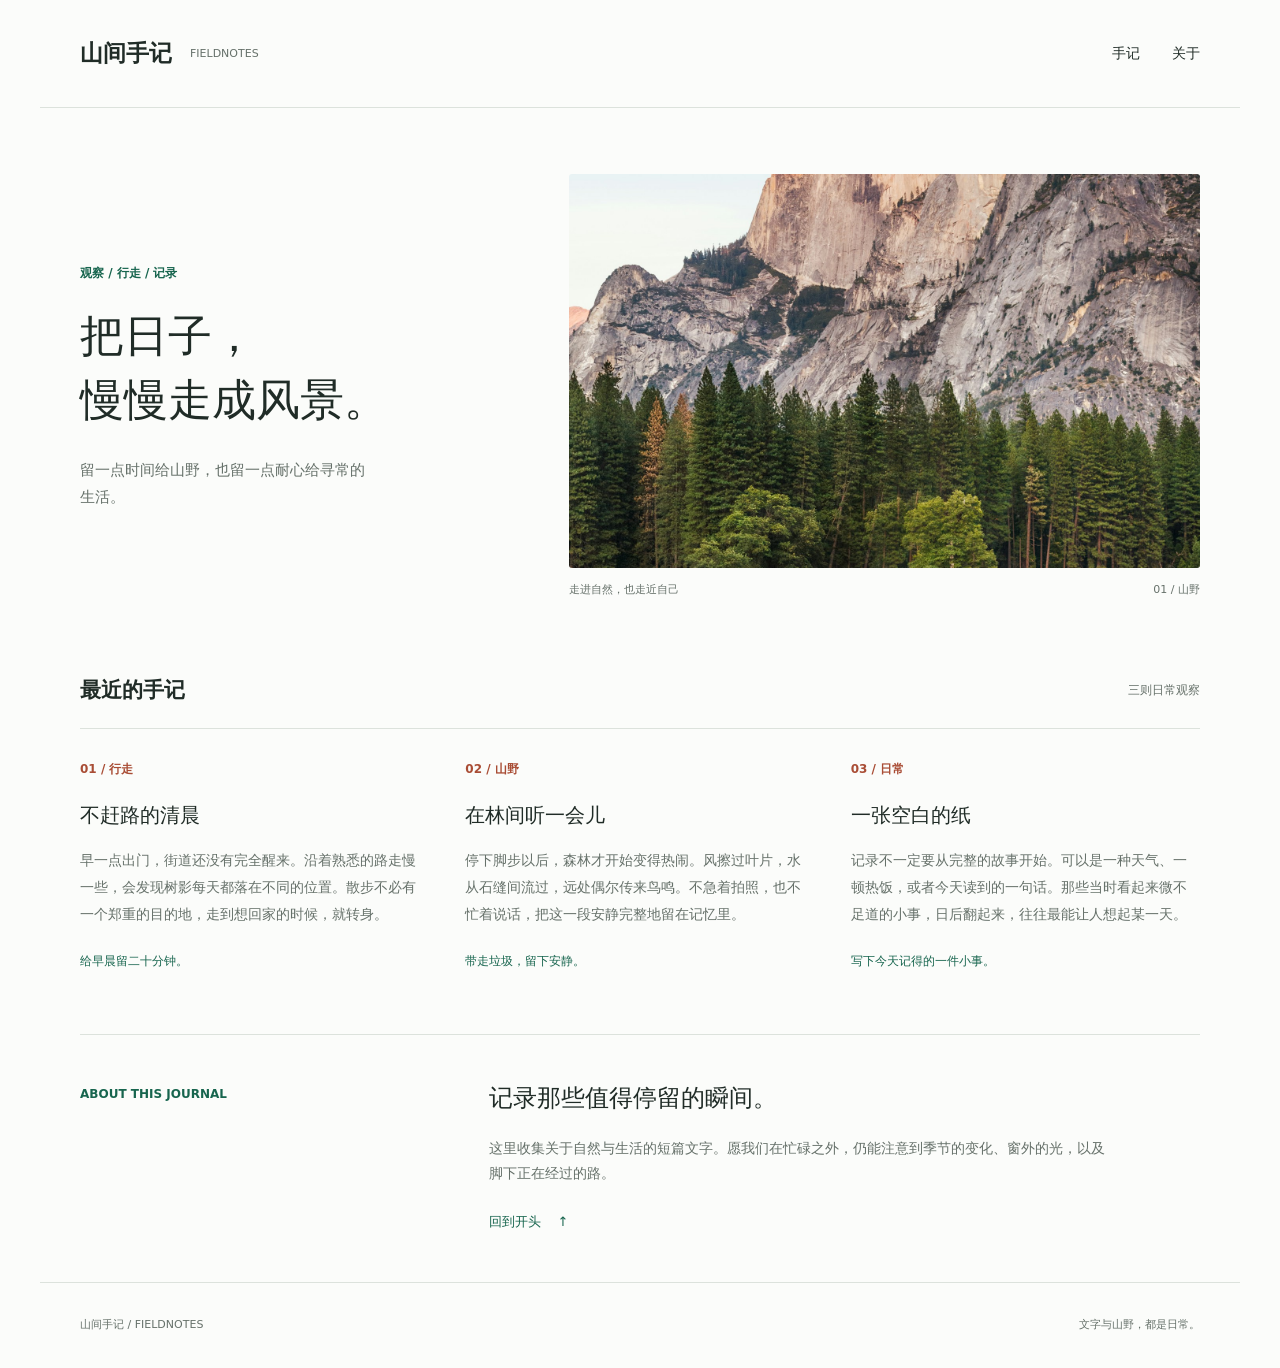
<file: site/index.html>
<!doctype html>
<html lang="zh-CN">
<head>
  <meta charset="utf-8">
  <meta name="viewport" content="width=device-width, initial-scale=1">
  <meta name="description" content="山间手记：关于山野、步行与日常观察的文字。">
  <title>山间手记 · Fieldnotes</title>
  <link rel="stylesheet" href="styles.css">
  <link rel="icon" href="data:,">
</head>
<body>
  <header class="masthead">
    <a class="brand" href="index.html" aria-label="山间手记首页">山间手记<span>FIELDNOTES</span></a>
    <nav aria-label="主导航"><a href="#journal">手记</a><a href="#about">关于</a></nav>
  </header>
  <main>
    <section class="opening" aria-labelledby="title">
      <div class="intro"><p class="eyebrow">观察 / 行走 / 记录</p><h1 id="title">把日子，<br>慢慢走成风景。</h1><p class="lead">留一点时间给山野，也留一点耐心给寻常的生活。</p></div>
      <figure><img src="assets/landscape.jpg" alt="山崖下的绿色森林" width="1600" height="1000" fetchpriority="high"><figcaption><span>走进自然，也走近自己</span><span>01 / 山野</span></figcaption></figure>
    </section>
    <section class="journal" id="journal" aria-labelledby="journal-title">
      <div class="section-top"><h2 id="journal-title">最近的手记</h2><span>三则日常观察</span></div>
      <div class="entries">
        <article><p class="number">01 / 行走</p><h3>不赶路的清晨</h3><p>早一点出门，街道还没有完全醒来。沿着熟悉的路走慢一些，会发现树影每天都落在不同的位置。散步不必有一个郑重的目的地，走到想回家的时候，就转身。</p><p class="aside">给早晨留二十分钟。</p></article>
        <article><p class="number">02 / 山野</p><h3>在林间听一会儿</h3><p>停下脚步以后，森林才开始变得热闹。风擦过叶片，水从石缝间流过，远处偶尔传来鸟鸣。不急着拍照，也不忙着说话，把这一段安静完整地留在记忆里。</p><p class="aside">带走垃圾，留下安静。</p></article>
        <article><p class="number">03 / 日常</p><h3>一张空白的纸</h3><p>记录不一定要从完整的故事开始。可以是一种天气、一顿热饭，或者今天读到的一句话。那些当时看起来微不足道的小事，日后翻起来，往往最能让人想起某一天。</p><p class="aside">写下今天记得的一件小事。</p></article>
      </div>
    </section>
    <section class="about" id="about"><p class="eyebrow">ABOUT THIS JOURNAL</p><h2>记录那些值得停留的瞬间。</h2><p>这里收集关于自然与生活的短篇文字。愿我们在忙碌之外，仍能注意到季节的变化、窗外的光，以及脚下正在经过的路。</p><a href="#title">回到开头 <span aria-hidden="true">↑</span></a></section>
  </main>
  <footer><span>山间手记 / FIELDNOTES</span><span>文字与山野，都是日常。</span></footer>
</body>
</html>
</file>
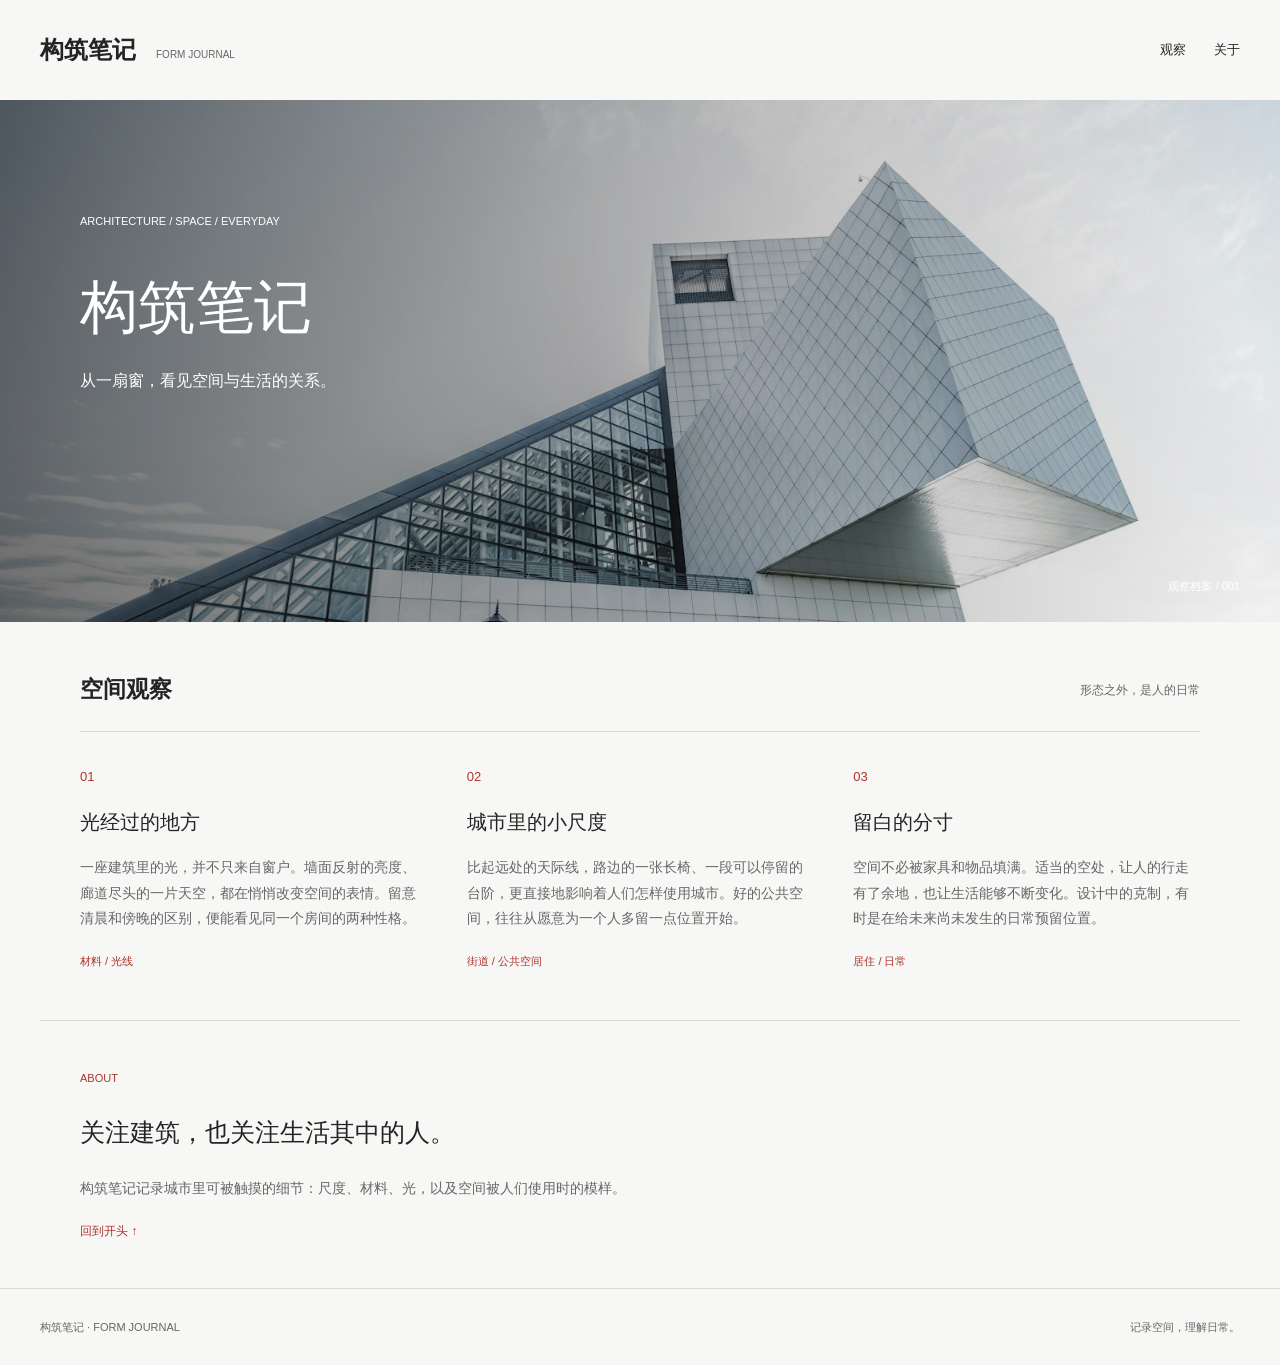
<file: templates/architecture/index.html>
<!doctype html>
<html lang="zh-CN">
<head><meta charset="utf-8"><meta name="viewport" content="width=device-width,initial-scale=1"><meta name="description" content="构筑笔记，关于建筑、空间与城市的观察。"><title>构筑笔记 · FORM JOURNAL</title><link rel="stylesheet" href="styles.css"><link rel="icon" href="data:,"></head>
<body>
  <header><a class="brand" href="index.html">构筑笔记<span>FORM JOURNAL</span></a><nav aria-label="主导航"><a href="#observations">观察</a><a href="#about">关于</a></nav></header>
  <main>
    <section class="cover" aria-labelledby="title"><img src="assets/landscape.jpg" alt="自然光下的现代建筑" width="1600" height="1000" fetchpriority="high"><div class="cover-copy"><p>ARCHITECTURE / SPACE / EVERYDAY</p><h1 id="title">构筑笔记</h1><p class="subline">从一扇窗，看见空间与生活的关系。</p></div><span class="index">观察档案 / 001</span></section>
    <section id="observations" class="observations"><div class="heading"><h2>空间观察</h2><span>形态之外，是人的日常</span></div><div class="grid">
      <article><span class="number">01</span><h3>光经过的地方</h3><p>一座建筑里的光，并不只来自窗户。墙面反射的亮度、廊道尽头的一片天空，都在悄悄改变空间的表情。留意清晨和傍晚的区别，便能看见同一个房间的两种性格。</p><small>材料 / 光线</small></article>
      <article><span class="number">02</span><h3>城市里的小尺度</h3><p>比起远处的天际线，路边的一张长椅、一段可以停留的台阶，更直接地影响着人们怎样使用城市。好的公共空间，往往从愿意为一个人多留一点位置开始。</p><small>街道 / 公共空间</small></article>
      <article><span class="number">03</span><h3>留白的分寸</h3><p>空间不必被家具和物品填满。适当的空处，让人的行走有了余地，也让生活能够不断变化。设计中的克制，有时是在给未来尚未发生的日常预留位置。</p><small>居住 / 日常</small></article>
    </div></section>
    <section id="about" class="about"><p class="label">ABOUT</p><h2>关注建筑，也关注生活其中的人。</h2><p>构筑笔记记录城市里可被触摸的细节：尺度、材料、光，以及空间被人们使用时的模样。</p><a href="#title">回到开头 ↑</a></section>
  </main><footer><span>构筑笔记 · FORM JOURNAL</span><span>记录空间，理解日常。</span></footer>
</body></html>
</file>
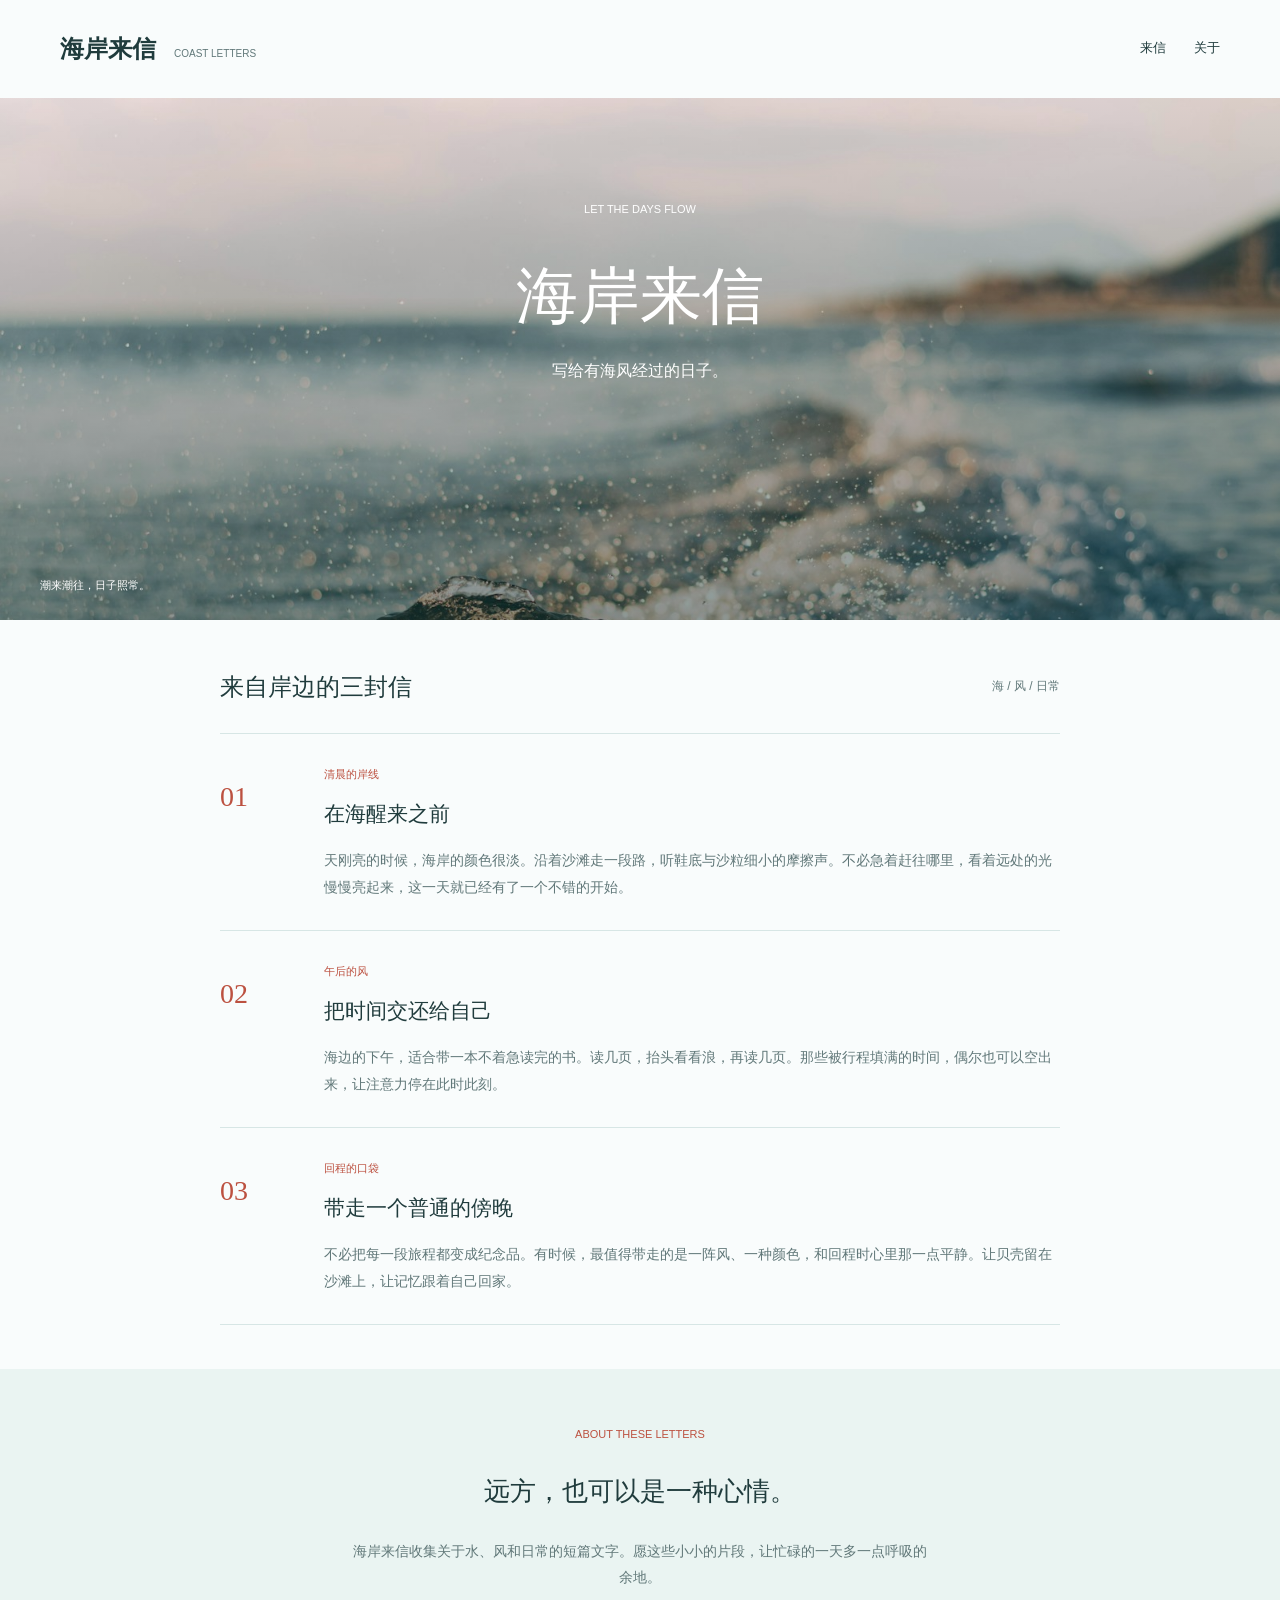
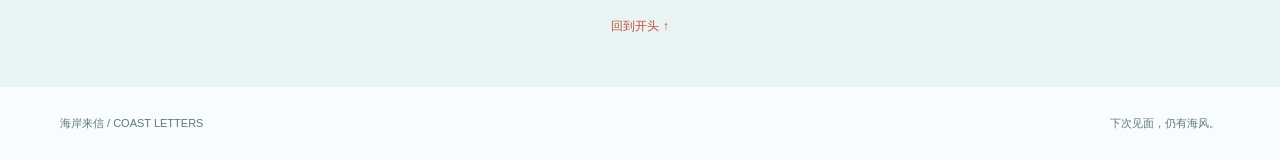
<file: templates/coast/index.html>
<!doctype html>
<html lang="zh-CN">
<head><meta charset="utf-8"><meta name="viewport" content="width=device-width,initial-scale=1"><meta name="description" content="海岸来信，关于海边、风与缓慢生活的文字。"><title>海岸来信 · COAST LETTERS</title><link rel="stylesheet" href="styles.css"><link rel="icon" href="data:,"></head>
<body>
  <header><a class="brand" href="index.html">海岸来信<span>COAST LETTERS</span></a><nav aria-label="主导航"><a href="#letters">来信</a><a href="#about">关于</a></nav></header>
  <main>
    <section class="cover" aria-labelledby="title"><img src="assets/landscape.jpg" alt="阳光下涌向岸边的海浪" width="1600" height="1000" fetchpriority="high"><div class="copy"><p>LET THE DAYS FLOW</p><h1 id="title">海岸来信</h1><p class="subtitle">写给有海风经过的日子。</p></div><span class="caption">潮来潮往，日子照常。</span></section>
    <section class="letters" id="letters"><div class="heading"><h2>来自岸边的三封信</h2><span>海 / 风 / 日常</span></div>
      <article><span class="number">01</span><div><p class="tag">清晨的岸线</p><h3>在海醒来之前</h3><p>天刚亮的时候，海岸的颜色很淡。沿着沙滩走一段路，听鞋底与沙粒细小的摩擦声。不必急着赶往哪里，看着远处的光慢慢亮起来，这一天就已经有了一个不错的开始。</p></div></article>
      <article><span class="number">02</span><div><p class="tag">午后的风</p><h3>把时间交还给自己</h3><p>海边的下午，适合带一本不着急读完的书。读几页，抬头看看浪，再读几页。那些被行程填满的时间，偶尔也可以空出来，让注意力停在此时此刻。</p></div></article>
      <article><span class="number">03</span><div><p class="tag">回程的口袋</p><h3>带走一个普通的傍晚</h3><p>不必把每一段旅程都变成纪念品。有时候，最值得带走的是一阵风、一种颜色，和回程时心里那一点平静。让贝壳留在沙滩上，让记忆跟着自己回家。</p></div></article>
    </section>
    <section id="about" class="about"><p>ABOUT THESE LETTERS</p><h2>远方，也可以是一种心情。</h2><div>海岸来信收集关于水、风和日常的短篇文字。愿这些小小的片段，让忙碌的一天多一点呼吸的余地。</div><a href="#title">回到开头 ↑</a></section>
  </main><footer><span>海岸来信 / COAST LETTERS</span><span>下次见面，仍有海风。</span></footer>
</body></html>
</file>
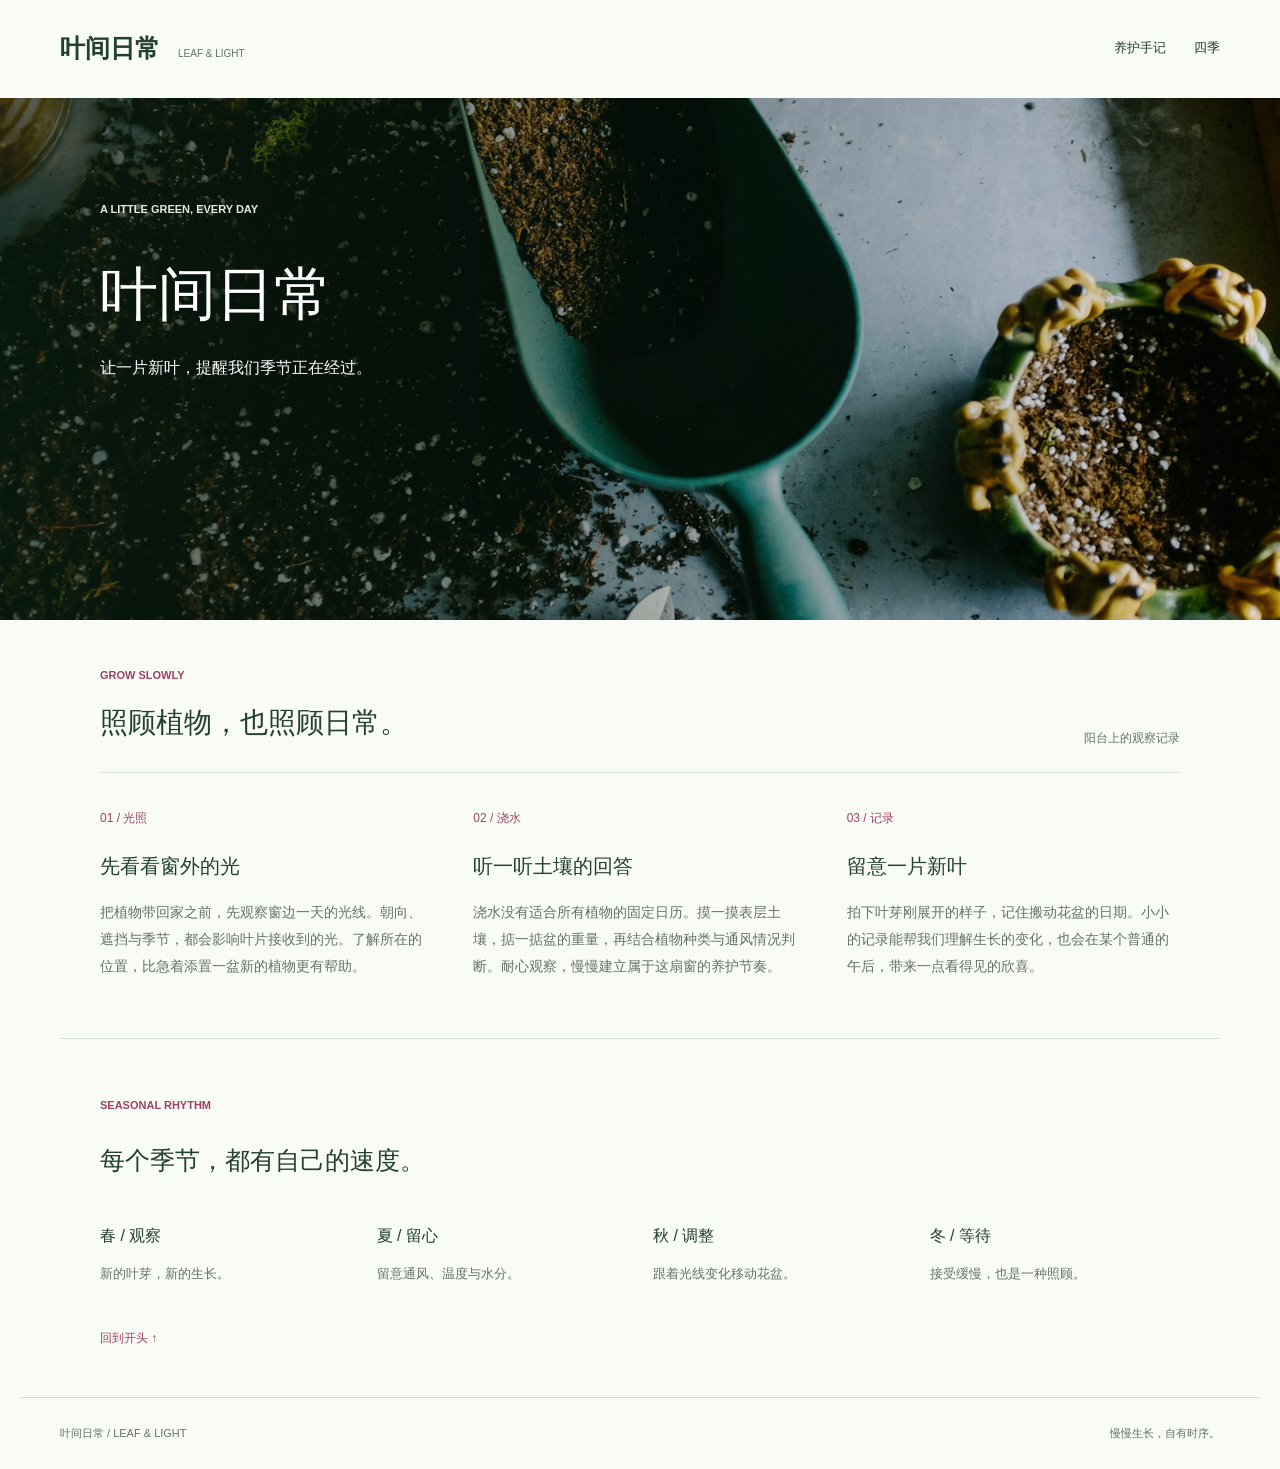
<file: templates/garden/index.html>
<!doctype html>
<html lang="zh-CN">
<head><meta charset="utf-8"><meta name="viewport" content="width=device-width,initial-scale=1"><meta name="description" content="叶间日常，记录植物、阳台与四季的变化。"><title>叶间日常 · LEAF &amp; LIGHT</title><link rel="stylesheet" href="styles.css"><link rel="icon" href="data:,"></head>
<body>
  <header><a href="index.html" class="brand">叶间日常<span>LEAF &amp; LIGHT</span></a><nav aria-label="主导航"><a href="#notes">养护手记</a><a href="#seasons">四季</a></nav></header>
  <main>
    <section class="cover" aria-labelledby="title"><img src="assets/landscape.jpg" alt="窗边的盆栽与园艺工具" width="1600" height="1000" fetchpriority="high"><div class="copy"><p class="label">A LITTLE GREEN, EVERY DAY</p><h1 id="title">叶间日常</h1><p>让一片新叶，提醒我们季节正在经过。</p></div></section>
    <section class="notes" id="notes"><div class="heading"><div><p class="label">GROW SLOWLY</p><h2>照顾植物，也照顾日常。</h2></div><span>阳台上的观察记录</span></div><div class="grid">
      <article><p class="category">01 / 光照</p><h3>先看看窗外的光</h3><p>把植物带回家之前，先观察窗边一天的光线。朝向、遮挡与季节，都会影响叶片接收到的光。了解所在的位置，比急着添置一盆新的植物更有帮助。</p></article>
      <article><p class="category">02 / 浇水</p><h3>听一听土壤的回答</h3><p>浇水没有适合所有植物的固定日历。摸一摸表层土壤，掂一掂盆的重量，再结合植物种类与通风情况判断。耐心观察，慢慢建立属于这扇窗的养护节奏。</p></article>
      <article><p class="category">03 / 记录</p><h3>留意一片新叶</h3><p>拍下叶芽刚展开的样子，记住搬动花盆的日期。小小的记录能帮我们理解生长的变化，也会在某个普通的午后，带来一点看得见的欣喜。</p></article>
    </div></section>
    <section class="seasons" id="seasons"><p class="label">SEASONAL RHYTHM</p><h2>每个季节，都有自己的速度。</h2><div class="season-grid"><p><strong>春 / 观察</strong>新的叶芽，新的生长。</p><p><strong>夏 / 留心</strong>留意通风、温度与水分。</p><p><strong>秋 / 调整</strong>跟着光线变化移动花盆。</p><p><strong>冬 / 等待</strong>接受缓慢，也是一种照顾。</p></div><a href="#title">回到开头 ↑</a></section>
  </main><footer><span>叶间日常 / LEAF &amp; LIGHT</span><span>慢慢生长，自有时序。</span></footer>
</body></html>
</file>
<file: site/styles.css>
:root{color-scheme:light;--ink:#202c27;--muted:#66716a;--green:#17654e;--paper:#fbfcfa;--line:#dce2dc;--rust:#a94d35}
*{box-sizing:border-box}
html{scroll-behavior:smooth;scroll-padding-top:32px}
body{margin:0;background:var(--paper);color:var(--ink);font-family:"Microsoft YaHei","PingFang SC",system-ui,sans-serif;line-height:1.8;letter-spacing:0}
a{color:inherit;text-decoration:none}
a:focus-visible{outline:2px solid var(--green);outline-offset:6px}
.masthead,main,footer{max-width:1200px;margin:auto;padding-left:40px;padding-right:40px}
.masthead{height:108px;display:flex;align-items:center;justify-content:space-between;border-bottom:1px solid var(--line)}
.brand{font-size:23px;font-weight:700;display:flex;align-items:center;gap:18px}
.brand span{font-size:11px;font-weight:500;color:var(--muted)}
nav{display:flex;gap:32px;font-size:14px}nav a:hover{color:var(--green)}
.opening{padding-top:66px;padding-bottom:50px;display:grid;grid-template-columns:minmax(0,1fr) minmax(0,1.45fr);gap:54px;align-items:center}
.eyebrow,.number{font-size:12px;color:var(--green);font-weight:600;margin:0 0 20px}
h1{font-family:"Songti SC","SimSun",serif;font-size:44px;line-height:1.45;font-weight:500;margin:0 0 24px}
.lead{font-size:15px;max-width:290px;color:var(--muted);margin:0}
figure{margin:0;min-width:0}figure img{display:block;width:100%;height:auto;aspect-ratio:8/5;object-fit:cover;border-radius:3px}
figcaption{display:flex;justify-content:space-between;gap:12px;font-size:11px;color:var(--muted);padding-top:12px}
.journal{padding:22px 0 60px}.section-top{display:flex;justify-content:space-between;align-items:center;border-bottom:1px solid var(--line);padding-bottom:18px;gap:16px}
.section-top h2{margin:0;font-size:21px;font-weight:600}.section-top span{font-size:12px;color:var(--muted)}
.entries{display:grid;grid-template-columns:repeat(3,minmax(0,1fr));gap:36px;padding-top:30px}
.number{color:var(--rust);margin-bottom:16px}.entries h3{font-size:20px;font-weight:500;margin:0 0 14px}
.entries article>p:not(.number){font-size:14px;color:var(--muted);margin:0;line-height:1.95}
.entries article>p.aside{margin-top:22px;font-size:12px;color:var(--green)}
.about{border-top:1px solid var(--line);padding:42px 0 48px;display:grid;grid-template-columns:1fr 2fr;column-gap:54px}
.about .eyebrow{grid-row:1/4;padding-top:7px}.about h2{font-size:24px;font-weight:500;margin:0 0 16px}.about>p:not(.eyebrow){font-size:14px;color:var(--muted);margin:0;max-width:620px}.about a{margin-top:24px;color:var(--green);font-size:13px;justify-self:start}.about a span{margin-left:12px}
footer{border-top:1px solid var(--line);min-height:86px;display:flex;justify-content:space-between;align-items:center;font-size:11px;color:var(--muted);gap:16px}
@media(max-width:760px){.masthead,main,footer{padding-left:24px;padding-right:24px}.masthead{height:84px}.brand{font-size:20px}.brand span{display:none}nav{gap:22px}.opening{padding-top:32px;padding-bottom:32px;grid-template-columns:1fr;gap:28px}h1{font-size:36px;margin-bottom:16px}.lead{max-width:100%}.eyebrow{margin-bottom:14px}.entries{grid-template-columns:1fr;gap:28px}.entries article{padding-bottom:26px;border-bottom:1px solid var(--line)}.entries article:last-child{border-bottom:0;padding-bottom:0}.journal{padding-bottom:36px}.about{grid-template-columns:1fr;padding-top:30px;gap:12px}.about .eyebrow{grid-row:auto;margin:0}.about h2{font-size:22px;margin:0}.about a{margin-top:8px}footer{align-items:flex-start;flex-direction:column;justify-content:center;gap:3px;padding-top:18px;padding-bottom:18px}}
@media(prefers-reduced-motion:reduce){html{scroll-behavior:auto}}
</file>
<file: templates/architecture/styles.css>
:root{--ink:#242424;--muted:#666;--line:#d9d9d5;--red:#ac342d}*{box-sizing:border-box}html{scroll-behavior:smooth;scroll-padding-top:24px}body{margin:0;color:var(--ink);background:#f7f8f6;font:15px/1.85 "Microsoft YaHei","PingFang SC",sans-serif;letter-spacing:0}a{color:inherit;text-decoration:none}a:focus-visible{outline:2px solid var(--red);outline-offset:5px}header,footer{max-width:1280px;padding:28px 40px;margin:auto;display:flex;justify-content:space-between;align-items:center;gap:20px}.brand{font-size:24px;font-weight:700}.brand span{font-size:10px;color:var(--muted);font-weight:400;margin-left:20px}nav{display:flex;gap:28px;font-size:13px}.cover{position:relative;min-height:470px;height:58vh;max-height:620px;background:#333;isolation:isolate;overflow:hidden}.cover>img{position:absolute;inset:0;width:100%;height:100%;object-fit:cover;z-index:-2}.cover:after{content:"";position:absolute;inset:0;background:linear-gradient(90deg,rgba(0,0,0,.55),rgba(0,0,0,.04));z-index:-1}.cover-copy{max-width:1200px;margin:auto;padding:100px 40px 80px;color:#fff}.cover-copy>p{font-size:11px}h1{font-size:58px;font-weight:500;line-height:1.35;margin:36px 0 20px}.cover-copy .subline{font-size:16px;max-width:440px}.index{position:absolute;bottom:26px;right:40px;font-size:11px;color:#fff}.observations,.about{max-width:1200px;margin:auto;padding:46px 40px}.heading{display:flex;justify-content:space-between;align-items:center;gap:20px;border-bottom:1px solid var(--line);padding-bottom:20px}.heading h2{font-size:23px;margin:0}.heading>span{color:var(--muted);font-size:12px}.grid{display:grid;grid-template-columns:repeat(3,minmax(0,1fr));gap:40px;padding-top:30px}.number{color:var(--red);font-size:13px}.grid h3{font-size:20px;font-weight:500;margin:14px 0}.grid p{font-size:14px;color:var(--muted)}small{font-size:11px;color:var(--red)}.about{border-top:1px solid var(--line);padding-top:36px;padding-bottom:44px}.label{color:var(--red);font-size:11px}.about h2{font-size:25px;font-weight:500}.about>p:not(.label){max-width:640px;color:var(--muted);font-size:14px}.about a{font-size:12px;color:var(--red)}footer{border-top:1px solid var(--line);font-size:11px;color:var(--muted)}@media(max-width:720px){header,footer{padding:23px}.brand{font-size:21px}.brand span{display:none}nav{gap:20px}.cover{height:60vh;min-height:400px;max-height:540px}.cover-copy{padding:80px 24px}h1{font-size:40px}.cover-copy .subline{font-size:14px;max-width:260px}.index{right:24px}.observations,.about{padding:32px 24px}.heading{align-items:flex-start;flex-direction:column;gap:6px}.grid{grid-template-columns:1fr;gap:26px}.grid article+article{border-top:1px solid var(--line);padding-top:22px}.about h2{font-size:22px}footer{align-items:flex-start;flex-direction:column;gap:2px}}@media(prefers-reduced-motion:reduce){html{scroll-behavior:auto}}
</file>
<file: templates/coast/styles.css>
:root{--ink:#203c3d;--muted:#617879;--accent:#bc5140;--line:#d7e6e5}*{box-sizing:border-box}html{scroll-behavior:smooth;scroll-padding-top:24px}body{margin:0;background:#f9fcfc;color:var(--ink);font:15px/1.9 "Microsoft YaHei","PingFang SC",sans-serif;letter-spacing:0}a{color:inherit;text-decoration:none}a:focus-visible{outline:2px solid var(--accent);outline-offset:5px}header,footer{max-width:1240px;padding:26px 40px;margin:auto;display:flex;justify-content:space-between;align-items:center;gap:20px}.brand{font-size:24px;font-weight:600}.brand span{font-size:10px;font-weight:400;color:var(--muted);margin-left:18px}nav{display:flex;gap:28px;font-size:13px}.cover{position:relative;isolation:isolate;height:58vh;min-height:460px;max-height:620px;overflow:hidden;background:#216a70}.cover img{position:absolute;inset:0;width:100%;height:100%;object-fit:cover;z-index:-2}.cover:after{content:"";position:absolute;inset:0;z-index:-1;background:linear-gradient(0deg,rgba(12,48,49,.47),rgba(12,48,49,.08))}.copy{text-align:center;color:white;padding:90px 24px}.copy>p:first-child{font-size:11px}h1{font-family:"Songti SC","SimSun",serif;font-size:62px;font-weight:500;line-height:1.4;margin:34px 0 16px}.subtitle{font-size:16px}.caption{position:absolute;bottom:24px;left:40px;color:#fff;font-size:11px}.letters{max-width:920px;margin:auto;padding:44px 40px}.heading{display:flex;justify-content:space-between;align-items:center;gap:20px;border-bottom:1px solid var(--line);padding-bottom:24px}.heading h2{font-size:24px;font-weight:500;margin:0}.heading>span{font-size:12px;color:var(--muted)}article{display:grid;grid-template-columns:74px minmax(0,1fr);gap:30px;padding:30px 0;border-bottom:1px solid var(--line)}.number{font-size:28px;font-family:Georgia,serif;color:var(--accent);padding-top:6px}.tag{font-size:11px;color:var(--accent);margin:0}article h3{font-size:21px;font-weight:500;margin:9px 0 13px}article div>p:last-child{font-size:14px;color:var(--muted);margin:0}.about{background:#eaf4f2;text-align:center;padding:44px 24px 48px}.about>p{font-size:11px;color:var(--accent)}.about h2{font-size:26px;font-weight:500}.about>div{max-width:580px;margin:auto;font-size:14px;color:var(--muted)}.about a{display:inline-block;font-size:12px;color:var(--accent);margin-top:24px}footer{font-size:11px;color:var(--muted)}@media(max-width:720px){header,footer{padding:23px}.brand{font-size:22px}.brand span{display:none}nav{gap:20px}.cover{height:60vh;min-height:400px;max-height:540px}.copy{padding:80px 24px}h1{font-size:44px}.subtitle{font-size:14px}.caption{left:24px}.letters{padding:32px 24px}.heading{align-items:start;flex-direction:column;gap:8px}.heading h2{font-size:22px}article{grid-template-columns:35px minmax(0,1fr);gap:16px}.number{font-size:24px}article h3{font-size:20px}.about h2{font-size:22px}footer{align-items:start;flex-direction:column;gap:2px}}@media(prefers-reduced-motion:reduce){html{scroll-behavior:auto}}
</file>
<file: templates/garden/styles.css>
:root{--ink:#243f33;--muted:#647269;--accent:#9d4263;--line:#d6e1d7}*{box-sizing:border-box}html{scroll-behavior:smooth;scroll-padding-top:24px}body{margin:0;background:#f8fbf6;color:var(--ink);font:15px/1.9 "Microsoft YaHei","PingFang SC",sans-serif;letter-spacing:0}a{color:inherit;text-decoration:none}a:focus-visible{outline:2px solid var(--accent);outline-offset:5px}header,footer{max-width:1240px;margin:auto;padding:25px 40px;display:flex;align-items:center;justify-content:space-between;gap:20px}.brand{font-size:25px;font-weight:600}.brand span{display:inline-block;margin-left:18px;font-size:10px;font-weight:400;color:var(--muted)}nav{display:flex;gap:28px;font-size:13px}.cover{height:58vh;min-height:450px;max-height:600px;position:relative;isolation:isolate;overflow:hidden;background:#284333}.cover>img{width:100%;height:100%;object-fit:cover;position:absolute;inset:0;z-index:-2}.cover:after{content:"";position:absolute;inset:0;z-index:-1;background:linear-gradient(90deg,rgba(12,35,20,.66),rgba(12,35,20,.08))}.copy{max-width:1160px;margin:auto;padding:90px 40px;color:white}.label{font-size:11px;font-weight:600;color:var(--accent)}.copy .label{color:#e5ecd9}h1{font-size:58px;font-weight:500;margin:34px 0 18px;line-height:1.4}.copy>p:last-child{font-size:16px;max-width:380px}.notes,.seasons{max-width:1160px;margin:auto;padding:45px 40px}.heading{display:flex;justify-content:space-between;align-items:end;gap:20px;border-bottom:1px solid var(--line);padding-bottom:22px}.heading .label{margin-top:0}.heading h2{font-family:"Songti SC","SimSun",serif;font-size:28px;font-weight:500;margin:0}.heading>span{font-size:12px;color:var(--muted)}.grid{display:grid;grid-template-columns:repeat(3,minmax(0,1fr));gap:40px;padding-top:22px}.category{color:var(--accent);font-size:12px}.grid h3{font-size:20px;font-weight:500;margin:18px 0 12px}.grid article>p:last-child{font-size:14px;color:var(--muted)}.seasons{border-top:1px solid var(--line)}.seasons h2{font-size:25px;font-weight:500}.season-grid{display:grid;grid-template-columns:repeat(4,minmax(0,1fr));gap:26px;margin:24px 0}.season-grid p{font-size:13px;color:var(--muted)}.season-grid strong{display:block;font-size:16px;color:var(--ink);font-weight:500;margin-bottom:10px}.seasons a{font-size:12px;color:var(--accent)}footer{border-top:1px solid var(--line);font-size:11px;color:var(--muted)}@media(max-width:720px){header,footer{padding:23px}.brand{font-size:22px}.brand span{display:none}nav{gap:18px;font-size:12px}.cover{height:60vh;min-height:400px;max-height:540px}.copy{padding:78px 24px}h1{font-size:40px}.copy>p:last-child{font-size:14px;max-width:260px}.notes,.seasons{padding:30px 24px}.heading{align-items:start;flex-direction:column;gap:12px}.heading h2{font-size:24px}.grid{grid-template-columns:1fr;gap:14px}.grid article+article{border-top:1px solid var(--line);padding-top:18px}.seasons h2{font-size:22px}.season-grid{grid-template-columns:repeat(2,minmax(0,1fr));gap:14px}footer{flex-direction:column;align-items:start;gap:2px}}@media(prefers-reduced-motion:reduce){html{scroll-behavior:auto}}
</file>
